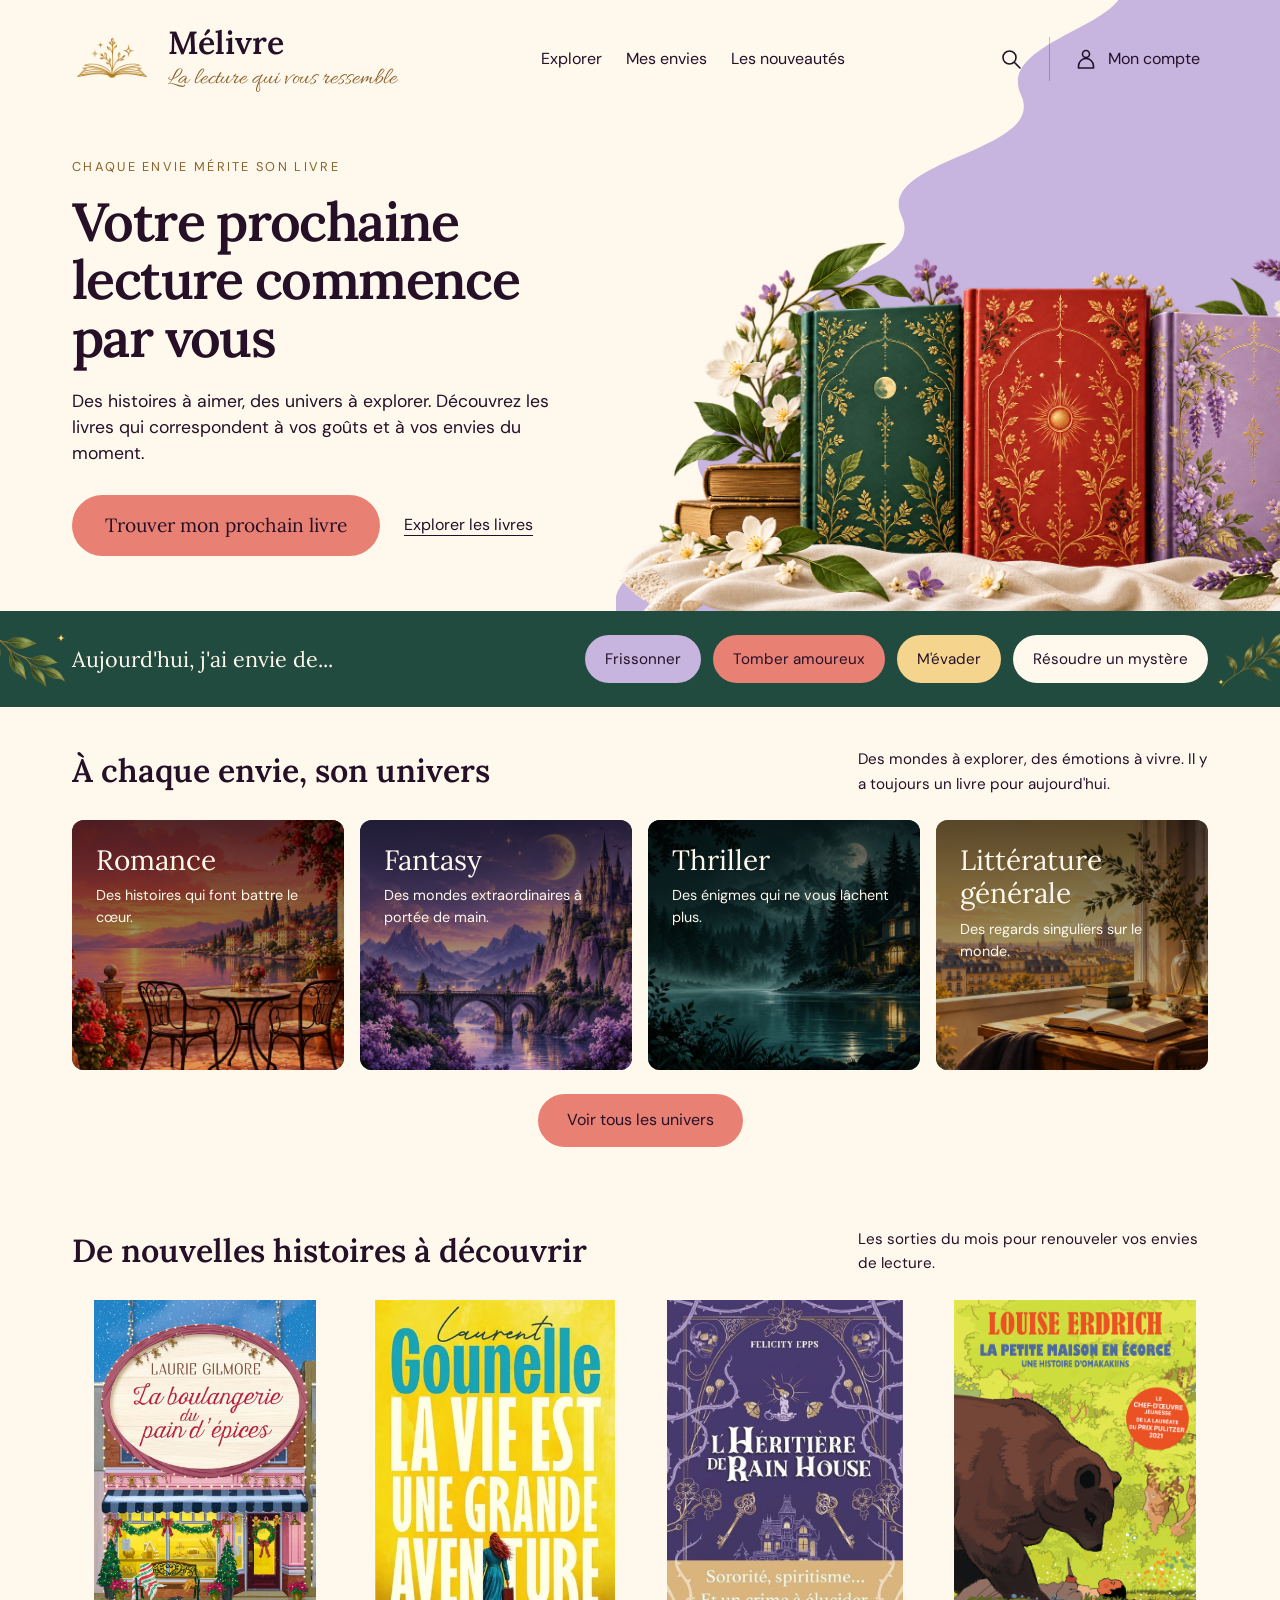
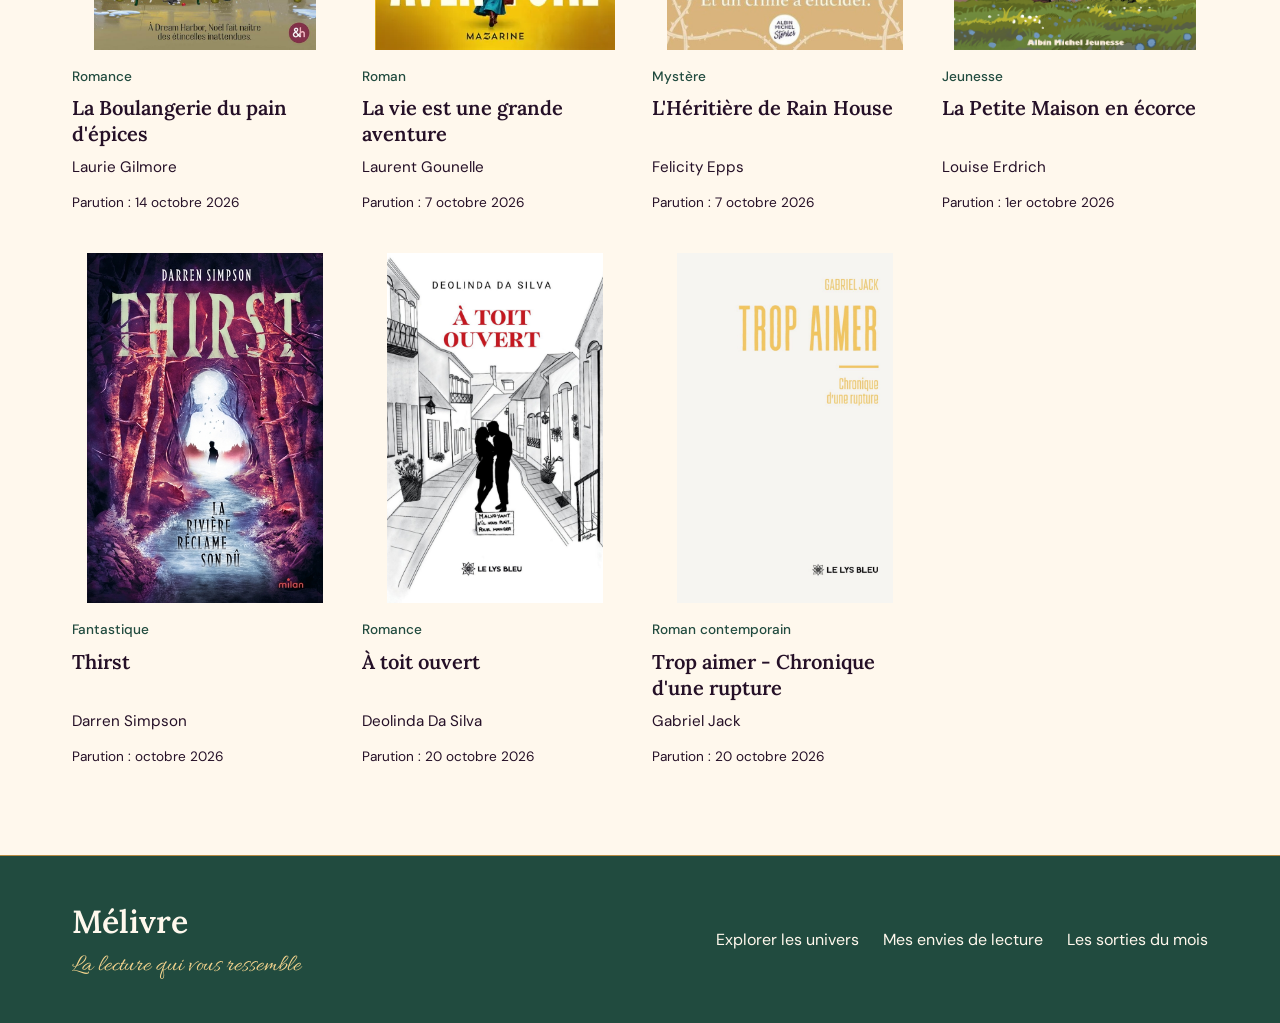
<file: index.html>
<!DOCTYPE html>
<html lang="fr">
<head>
  <meta charset="UTF-8">
  <meta name="viewport" content="width=device-width, initial-scale=1">

  <title>Mélivre - La lecture qui vous ressemble</title>
  <meta
    name="description"
    content="Découvrez votre prochaine lecture grâce à des recommandations adaptées à vos goûts et à vos envies."
  >

  <link href="https://fonts.googleapis.com/css2?family=Allura&family=DM+Sans:wght@400;500&family=Lora:wght@400;600&display=swap" rel="stylesheet">
  <link rel="stylesheet" href="style.css?v=14">
  <script src="script.js" defer></script>
</head>

<body>
  
<!-- En-tête du site -->
<header class="site-header">
  <a class="site-brand" href="./" aria-label="Mélivre, accueil">
    <img
      class="site-brand__logo"
      src="logo.png"
      alt=""
      width="80"
      height="54"
    >

    <span class="site-brand__text">
      <span class="site-brand__name">Mélivre</span>
      <span class="site-brand__tagline">
        La lecture qui vous ressemble
      </span>
    </span>
  </a>
  
  <!-- Navigation principale -->
  <nav class="main-nav" aria-label="Navigation principale">
    <ul class="main-nav__list">
      <li>
        <a class="main-nav__link" href="#explorer">
          Explorer
        </a>
      </li>
      <li>
        <a class="main-nav__link" href="#envies">
          Mes envies
        </a>
      </li>
      <li>
        <a class="main-nav__link" href="#nouveautes">
          Les nouveautés
        </a>
      </li>
    </ul>
  </nav>

  <!-- Recherche et espace peronnel -->
  <div class="header-actions">
    <button
      class="header-actions__button"
      type="button"
      aria-label="Rechercher un livre"
    >
      <img
        src="icone-recherche.svg"
        alt=""
        width="24"
        height="24"
      >
    </button>

    <button
      class="header-actions__button header-actions__account"
      type="button"
    >
      <img
        src="icone-compte.svg"
        alt=""
        width="24"
        height="24"
      >

      <span>Mon compte</span>
    </button>
  </div>
</header>

<!-- Contenu principal -->
<main id="contenu-principal">

  <!-- Présentation de Mélivre -->
  <section class="hero" aria-labelledby="hero-title">
    <div class="hero__content">
      <p class="hero__eyebrow">
        Chaque envie mérite son livre
      </p>

      <h1 id="hero-title" class="hero__title">
        Votre prochaine lecture commence par vous
      </h1>

      <p class="hero__description">
        Des histoires à aimer, des univers à explorer.
        Découvrez les livres qui correspondent à vos goûts
        et à vos envies du moment.
      </p>

      <div class="hero__actions">
        <a class="button button--primary" href="#questionnaire">
          Trouver mon  prochain livre
        </a>

        <a class="hero__explore-link" href="#explorer">
          Explorer les livres
        </a>
      </div>
    </div>

    <img
      class="hero__illustration"
      src="accueil-livres-fleurs.png"
      alt="Trois livres aux couvertures fleuries, entourés de fleurs et d'une tasse."
      width="1536"
      height="1024"
      fetchpriority="high"
    >
  </section>

  <!-- Envies de lecture -->
  <section
    id="envies"
    class="reading-moods"
    aria-labelledby="moods-title"
  >
    <div class="reading-moods__inner">
      <h2 id="moods-title" class="reading-moods__title">
        Aujourd'hui, j'ai envie de...
      </h2>

      <ul class="reading-moods__list">
        <li>
          <a
            class="mood-link mood-link--lilac"
            href="#genre-thriller"
          >
            Frissonner
          </a>
        </li>

        <li>
          <a 
            class="mood-link mood-link--coral"
            href="#genre-romance"
          >
            Tomber amoureux
          </a>
        </li>

        <li>
          <a
            class="mood-link mood-link--gold"
            href="#genre-aventure"
          >
            M'évader
          </a>
        </li>

        <li>
          <a
            class="mood-link mood-link--cream"
            href="#genre-policier"
          >
            Résoudre un mystère
          </a>
        </li>
      </ul>
    </div>
  </section>

  <!-- Exploration des genres -->
  <section
    id="explorer"
    class="genres"
    aria-labelledby="genres-title"
  >
    <div class="genres__heading">
      <h2 id="genres-title" class="genres__title">
        À chaque envie, son univers
      </h2>

      <p class="genres__introduction">
        Des mondes à explorer, des émotions à vivre.
        Il y a toujours un livre pour aujourd'hui.
      </p>
    </div>

    <ul id="genres-grid" class="genres__grid">
      <!-- Romance -->
      <li id="genre-romance" class="genres__item">
        <article class="genre-card">
          <img
            class="genre-card__image"
            src="genre-romance.jpeg"
            alt=""
            width="1536"
            height="1024"
            loading="lazy"
          >

          <div class="genre-card__content">
            <h3 class="genre-card__title">
              Romance
            </h3>

            <p class="genre-card__description">
              Des histoires qui font battre le cœur.
            </p>
          </div>
        </article>
      </li>

      <!-- Fantasy -->
      <li id="genre-fantasy" class="genres__item">
        <article class="genre-card">
          <img
            class="genre-card__image"
            src="genre-fantasy.jpeg"
            alt=""
            width="1536"
            height="1024"
            loading="lazy"
          >

          <div class="genre-card__content">
            <h3 class="genre-card__title">
              Fantasy
            </h3>

            <p class="genre-card__description">
              Des mondes extraordinaires à portée de main.
            </p>
          </div>
        </article>
      </li>

      <!-- Thriller -->
      <li id="genre-thriller" class="genres__item">
        <article class="genre-card">
          <img
            class="genre-card__image"
            src="genre-thriller.jpeg"
            alt=""
            width="1536"
            height="1024"
            loading="lazy"
          >

          <div class="genre-card__content">
            <h3 class="genre-card__title">
              Thriller
            </h3>

            <p class="genre-card__description">
              Des énigmes qui ne vous lâchent plus.
            </p>
          </div>
        </article>
      </li>

      <!-- Littérature générale -->
      <li id="genre-litterature-generale" class="genres__item">
        <article class="genre-card">
          <img
            class="genre-card__image"
            src="genre-litterature-generale.jpeg"
            alt=""
            width="1536"
            height="1024"
            loading="lazy"
          >

          <div class="genre-card__content">
            <h3 class="genre-card__title">
              Littérature générale
            </h3>

            <p class="genre-card__description">
              Des regards singuliers sur le monde.
            </p>
          </div>
        </article>
      </li>

      <!-- Science-fiction -->
      <li id="genre-science-fiction" class="genres__item">
        <article class="genre-card">
          <img
            class="genre-card__image"
            src="genre-science-fiction.jpeg"
            alt=""
            width="1536"
            height="1024"
            loading="lazy"
          >

          <div class="genre-card__content">
            <h3 class="genre-card__title">
              Science-fiction
            </h3>

            <p class="genre-card__description">
              D'autres futurs, d'autres possibles.
            </p>
          </div>
        </article>
      </li>

      <!-- Fantastique -->
      <li id="genre-fantastique" class="genres__item">
        <article class="genre-card">
          <img
            class="genre-card__image"
            src="genre-fantastique.jpeg"
            alt=""
            width="1536"
            height="1024"
            loading="lazy"
          >

          <div class="genre-card__content">
            <h3 class="genre-card__title">
              Fantastique
            </h3>

            <p class="genre-card__description">
              Quand l'étrange s'invite dans le quotidien.
            </p>
          </div>
        </article>
      </li>

      <!-- Dystopie -->
      <li id="genre-dystopie" class="genres__item">
        <article class="genre-card">
          <img
            class="genre-card__image"
            src="genre-dystopie.jpeg"
            alt=""
            width="1536"
            height="1024"
            loading="lazy"
          >

          <div class="genre-card__content">
            <h3 class="genre-card__title">
              Dystopie
            </h3>

            <p class="genre-card__description">
              Des sociétés bouleversées, des destins à réinventer.
            </p>
          </div>
        </article>
      </li>
      
      <!-- Aventure -->
      <li id="genre-aventure" class="genres__item">
        <article class="genre-card">
          <img
            class="genre-card__image"
            src="genre-aventure.jpeg"
            alt=""
            width="1536"
            height="1024"
            loading="lazy"
          >

          <div class="genre-card__content">
            <h3 class="genre-card__title">
              Aventure
            </h3>

            <p class="genre-card__description">
              Des horizons lointains, des voyages inoubliables.
            </p>
          </div>
        </article>
      </li>

      <!-- Roman historique -->
      <li id="genre-roman-historique" class="genres__item">
        <article class="genre-card">
          <img
            class="genre-card__image"
            src="genre-roman-historique.jpeg"
            alt=""
            width="1536"
            height="1024"
            loading="lazy"
          >

          <div class="genre-card__content">
            <h3 class="genre-card__title">
              Roman historique
            </h3>

            <p class="genre-card__description">
              D'autres époques, des vies à découvrir.
            </p>
          </div>
        </article>
      </li>

      <!-- Policier -->
      <li id="genre-policier" class="genres__item">
        <article class="genre-card">
          <img
            class="genre-card__image"
            src="genre-policier.jpeg"
            alt=""
            width="1536"
            height="1024"
            loading="lazy"
          >

          <div class="genre-card__content">
            <h3 class="genre-card__title">
              Policier
            </h3>

            <p class="genre-card__description">
              Des indices à suivre, des secrets à dévoiler.
            </p>
          </div>
        </article>
      </li>

      <!-- Bande dessinée -->
      <li id="genre-bande-dessinee" class="genres__item">
        <article class="genre-card">
          <img
            class="genre-card__image"
            src="genre-bande-dessinee.jpeg"
            alt=""
            width="1536"
            height="1024"
            loading="lazy"
          >

          <div class="genre-card__content">
            <h3 class="genre-card__title">
              Bande dessinée
            </h3>

            <p class="genre-card__description">
              Des histoires à vivre au fil des images.
            </p>
          </div>
        </article>
      </li>

      <!-- Horreur -->
      <li id="genre-horreur" class="genres__item">
        <article class="genre-card">
          <img
            class="genre-card__image"
            src="genre-horreur.jpeg"
            alt=""
            width="1536"
            height="1024"
            loading="lazy"
          >

          <div class="genre-card__content">
            <h3 class="genre-card__title">
              Horreur
            </h3>

            <p class="genre-card__description">
              Des lectures qui réveillent vos peurs.
            </p>
          </div>
        </article>
      </li>

      <!-- Manga -->
      <li id="genre-manga" class="genres__item">
        <article class="genre-card">
          <img
            class="genre-card__image"
            src="genre-manga.jpeg"
            alt=""
            width="1536"
            height="1024"
            loading="lazy"
          >

          <div class="genre-card__content">
            <h3 class="genre-card__title">
              Manga
            </h3>

            <p class="genre-card__description">
              Des émotions et des aventures à chaque page.
            </p>
          </div>
        </article>
      </li>

      <!-- Poésie -->
      <li id="genre-poesie" class="genres__item">
        <article class="genre-card">
          <img
            class="genre-card__image"
            src="genre-poesie.jpeg"
            alt=""
            width="1536"
            height="1024"
            loading="lazy"
          >

          <div class="genre-card__content">
            <h3 class="genre-card__title">
              Poésie
            </h3>

            <p class="genre-card__description">
              Des mots qui résonnent et des émotions à cueillir.
            </p>
          </div>
        </article>
      </li>

      <!-- Théâtre -->
      <li id="genre-theatre" class="genres__item">
        <article class="genre-card">
          <img
            class="genre-card__image"
            src="genre-theatre.jpeg"
            alt=""
            width="1536"
            height="1024"
            loading="lazy"
          >

          <div class="genre-card__content">
            <h3 class="genre-card__title">
              Théâtre
            </h3>

            <p class="genre-card__description">
              Des voix, des passions et des histoires en scène.
            </p>
          </div>
        </article>
      </li>

      <!-- Essais et société -->
      <li id="genre-essais-societe" class="genres__item">
        <article class="genre-card">
          <img
            class="genre-card__image"
            src="genre-essais-societe.jpeg"
            alt=""
            width="1536"
            height="1024"
            loading="lazy"
          >

          <div class="genre-card__content">
            <h3 class="genre-card__title">
              Essais et société
            </h3>

            <p class="genre-card__description">
              Des idées pour comprendre et questionner le monde.
            </p>
          </div>
        </article>
      </li>

      <!-- Spiritualité et religions -->
      <li id="genre-spiritualite-religions" class="genres__item">
        <article class="genre-card">
          <img
            class="genre-card__image"
            src="genre-spiritualite-religions.jpeg"
            alt=""
            width="1536"
            height="1024"
            loading="lazy"
          >

          <div class="genre-card__content">
            <h3 class="genre-card__title">
              Spiritualité et religions
            </h3>

            <p class="genre-card__description">
              Des lectures pour explorer les croyances et le sens de la vie.
            </p>
          </div>
        </article>
      </li>

      <!-- Biographies et mémoires -->
      <li id="genre-biographies-memoires" class="genres__item">
        <article class="genre-card">
          <img
            class="genre-card__image"
            src="genre-biographies-memoires.jpeg"
            alt=""
            width="1536"
            height="1024"
            loading="lazy"
          >

          <div class="genre-card__content">
            <h3 class="genre-card__title">
              Biographies et mémoires
            </h3>

            <p class="genre-card__description">
              Des vies à découvrir, des parcours à partager.
            </p>
          </div>
        </article>
      </li>

      <!-- Sciences et nature -->
      <li id="genre-sciences-nature" class="genres__item">
        <article class="genre-card">
          <img
            class="genre-card__image"
            src="genre-sciences-nature.jpeg"
            alt=""
            width="1536"
            height="1024"
            loading="lazy"
          >

          <div class="genre-card__content">
            <h3 class="genre-card__title">
              Sciences et nature
            </h3>

            <p class="genre-card__description">
              Des découvertes pour explorer le vivant et l'univers.
            </p>
          </div>
        </article>
      </li>

      <!-- Voyages -->
      <li id="genre-voyages" class="genres__item">
        <article class="genre-card">
          <img
            class="genre-card__image"
            src="genre-voyages.jpeg"
            alt=""
            width="1536"
            height="1024"
            loading="lazy"
          >

          <div class="genre-card__content">
            <h3 class="genre-card__title">
              Voyages
            </h3>

            <p class="genre-card__description">
              Des destinations à découvrir, des horizons à explorer.
            </p>
          </div>
        </article>
      </li>

      <!-- Vie pratique et cuisine -->
      <li id="genre-vie-pratique-cuisine" class="genres__item">
        <article class="genre-card">
          <img
            class="genre-card__image"
            src="genre-vie-pratique-cuisine.jpeg"
            alt=""
            width="1536"
            height="1024"
            loading="lazy"
          >

          <div class="genre-card__content">
            <h3 class="genre-card__title">
              Vie pratique et cuisine
            </h3>

            <p class="genre-card__description">
              Des idées et des saveurs pour enrichir le quotidien.
            </p>
          </div>
        </article>
      </li>

      <!-- Arts et beaux livres -->
      <li id="genre-arts-beaux-livres" class="genres__item">
        <article class="genre-card">
          <img
            class="genre-card__image"
            src="genre-arts-beaux-livres.jpeg"
            alt=""
            width="1536"
            height="1024"
            loading="lazy"
          >

          <div class="genre-card__content">
            <h3 class="genre-card__title">
              Arts et beaux livres
            </h3>

            <p class="genre-card__description">
              Des œuvres à admirer, des inspirations à découvrir.
            </p>
          </div>
        </article>
      </li>

      <!-- Jeunesse -->
      <li id="genre-jeunesse" class="genres__item">
        <article class="genre-card">
          <img
            class="genre-card__image"
            src="genre-jeunesse.jpeg"
            alt=""
            width="1536"
            height="1024"
            loading="lazy"
          >

          <div class="genre-card__content">
            <h3 class="genre-card__title">
              Jeunesse
            </h3>

            <p class="genre-card__description">
              Des histoires pour grandir, rêver et s'émerveiller.
            </p>
          </div>
        </article>
      </li>

      <!-- Développement personnel -->
      <li id="genre-developpement-personnel" class="genres__item">
        <article class="genre-card">
          <img
            class="genre-card__image"
            src="genre-developpement-personnel.jpeg"
            alt=""
            width="1536"
            height="1024"
            loading="lazy"
          >

          <div class="genre-card__content">
            <h3 class="genre-card__title">
              Développement personnel
            </h3>

            <p class="genre-card__description">
              Des pistes pour mieux se connaître et avancer à son rythme.
            </p>
          </div>
        </article>
      </li>
    </ul>

    <!-- Affichage des autres univers -->
    <button
      class="button button--primary genres__toggle"
      type="button"
      aria-expanded="false"
      aria-controls="genres-grid"
      hidden
    >
      Voir tous les univers
    </button>
  </section>

  <!-- Nouveautés -->
  <section
    id="nouveautes"
    class="new-releases"
    aria-labelledby="new-releases-title"
  >
    <div class="new-releases__heading">
      <h2
        id="new-releases-title"
        class="new-releases__title"
      >
        De nouvelles histoires à découvrir
      </h2>

      <p class="new-releases__introduction">
        Les sorties du mois pour renouveler vos envies de lecture.
      </p>
    </div>

    <!-- Sélection des nouveautés -->

    <!-- La Boulangerie au pain d'épices -->
    <ul class="new-releases__grid">
      <li class="new-releases__item">
        <article class="book-card">
          <a
            class="book-card__link"
            href="livre-boulangerie-pain-epices.html"
            aria-label="Voir la fiche de La Boulangerie du pain d'épices"
          >
          <img
            class="book-card__cover"
            src="couverture-boulangerie-pain-epices.jpg"
            alt=""
            loading="lazy"
          >
          <div class="book-card__content">
            <p class="book-card__genre">
              Romance
            </p>

            <h3 class="book-card__title">
              La Boulangerie du pain d'épices
            </h3>

            <p class="book-card__author">
              Laurie Gilmore
            </p>

            <p class="book-card__release">
              Parution :
              <time datetime="2026-10-14">
                14 octobre 2026
              </time>
            </p>
          </div>
          </a>
        </article>
      </li>

      <!-- La vie est une grande aventure -->
      <li class="new-releases__item">
        <article class="book-card">
          <a
            class="book-card__link"
            href="livre-vie-grande-aventure.html"
            aria-label="Voir la fiche de La vie est une grande aventure"
          >
          <img
            class="book-card__cover"
            src="couverture-vie-grande-aventure.webp"
            alt=""
            loading="lazy"
          >
          <div class="book-card__content">
            <p class="book-card__genre">
              Roman
            </p>

            <h3 class="book-card__title">
              La vie est une grande aventure
            </h3>

            <p class="book-card__author">
              Laurent Gounelle
            </p>

            <p class="book-card__release">
              Parution :
              <time datetime="2026-10-07">
                7 octobre 2026
              </time>
            </p>
          </div>
          </a>
        </article>
      </li>

      <!-- L'Héritière de Rain House -->
      <li class="new-releases__item">
        <article class="book-card">
          <a
            class="book-card__link"
            href="livre-heritiere-rain-house.html"
            aria-label="Voir la fiche de L'Héritière de Rain House"
          >
          <img
            class="book-card__cover"
            src="couverture-heritiere-rain-house.jpg"
            alt=""
            loading="lazy"
          >
          <div class="book-card__content">
            <p class="book-card__genre">
              Mystère
            </p>

            <h3 class="book-card__title">
              L'Héritière de Rain House
            </h3>

            <p class="book-card__author">
              Felicity Epps
            </p>

            <p class="book-card__release">
              Parution :
              <time datetime="2026-10-07">
                7 octobre 2026
              </time>
            </p>
          </div>
          </a>
        </article>
      </li>

      <!-- La Petite Maison en écorce -->
      <li class="new-releases__item">
        <article class="book-card">
          <a
            class="book-card__link"
            href="livre-petite-maison-ecorce.html"
            aria-label="Voir la fiche de La Petite Maison en écorce"
          >
          <img
            class="book-card__cover"
            src="couverture-petite-maison-ecorce.png"
            alt=""
            loading="lazy"
          >
          <div class="book-card__content">
            <p class="book-card__genre">
              Jeunesse
            </p>

            <h3 class="book-card__title">
              La Petite Maison en écorce
            </h3>

            <p class="book-card__author">
              Louise Erdrich
            </p>

            <p class="book-card__release">
              Parution :
              <time datetime="2026-10-01">
                1er octobre 2026
              </time>
            </p>
          </div>
          </a>
        </article>
      </li>

      <!-- Thirst -->
      <li class="new-releases__item">
        <article class="book-card">
          <a
            class="book-card__link"
            href="livre-thirst.html"
            aria-label="Voir la fiche de Thirst"
          >
          <img
            class="book-card__cover"
            src="couverture-thirst.jpg"
            alt=""
            loading="lazy"
          >
          <div class="book-card__content">
            <p class="book-card__genre">
              Fantastique
            </p>

            <h3 class="book-card__title">
              Thirst
            </h3>

            <p class="book-card__author">
              Darren Simpson
            </p>

            <p class="book-card__release">
              Parution :
              <time datetime="2026-10">
                octobre 2026
              </time>
            </p>
          </div>
          </a>
        </article>
      </li>

      <!-- À toit ouvert -->
      <li class="new-releases__item">
        <article class="book-card">
          <a
            class="book-card__link"
            href="livre-a-toit-ouvert.html"
            aria-label="Voir la fiche de À toit ouvert"
          >
            <img
              class="book-card__cover"
              src="couverture-a-toit-ouvert.jpeg"
              alt=""
              loading="lazy"
            >

            <div class="book-card__content">
              <p class="book-card__genre">
                Romance
              </p>

              <h3 class="book-card__title">
                À toit ouvert
              </h3>

              <p class="book-card__author">
                Deolinda Da Silva
              </p>

              <p class="book-card__release">
                Parution :
                <time datetime="2026-10-20">20 octobre 2026</time>
              </p>
            </div>
          </a>
        </article>
      </li>

      <!-- Trop aimer -->
      <li class="new-releases__item">
        <article class="book-card">
          <a
            class="book-card__link"
            href="livre-trop-aimer.html"
            aria-label="Voir la fiche de Trop aimer - Chronique d'une rupture"
          >
            <img
              class="book-card__cover"
              src="couverture-trop-aimer.jpeg"
              alt=""
              loading="lazy"
            >

            <div class="book-card__content">
              <p class="book-card__genre">
                Roman contemporain
              </p>

              <h3 class="book-card__title">
                Trop aimer - Chronique d'une rupture
              </h3>

              <p class="book-card__author">
                Gabriel Jack
              </p>

              <p class="book-card__release">
                Parution :
                <time datetime="2026-10-20">20 octobre 2026</time>
              </p>
            </div>
          </a>
        </article>
      </li>
    </ul>
  </section>
</main>

  <!-- Pied de page -->
  <footer class="site-footer">
    <div class="site-footer__inner">
      <div>
        <a class="site-footer__brand" href="./">
          Mélivre
        </a>

        <p class="site-footer__tagline">
          La lecture qui vous ressemble
        </p>
      </div>

      <nav aria-label="Navigation de pied de page">
        <ul class="site-footer__links">
          <li><a href="#explorer">Explorer les univers</a></li>
          <li><a href="#envies">Mes envies de lecture</a></li>
          <li><a href="#nouveautes">Les sorties du mois</a></li>
        </ul>
      </nav>
    </div>
  </footer>
</body>
</html>
</file>
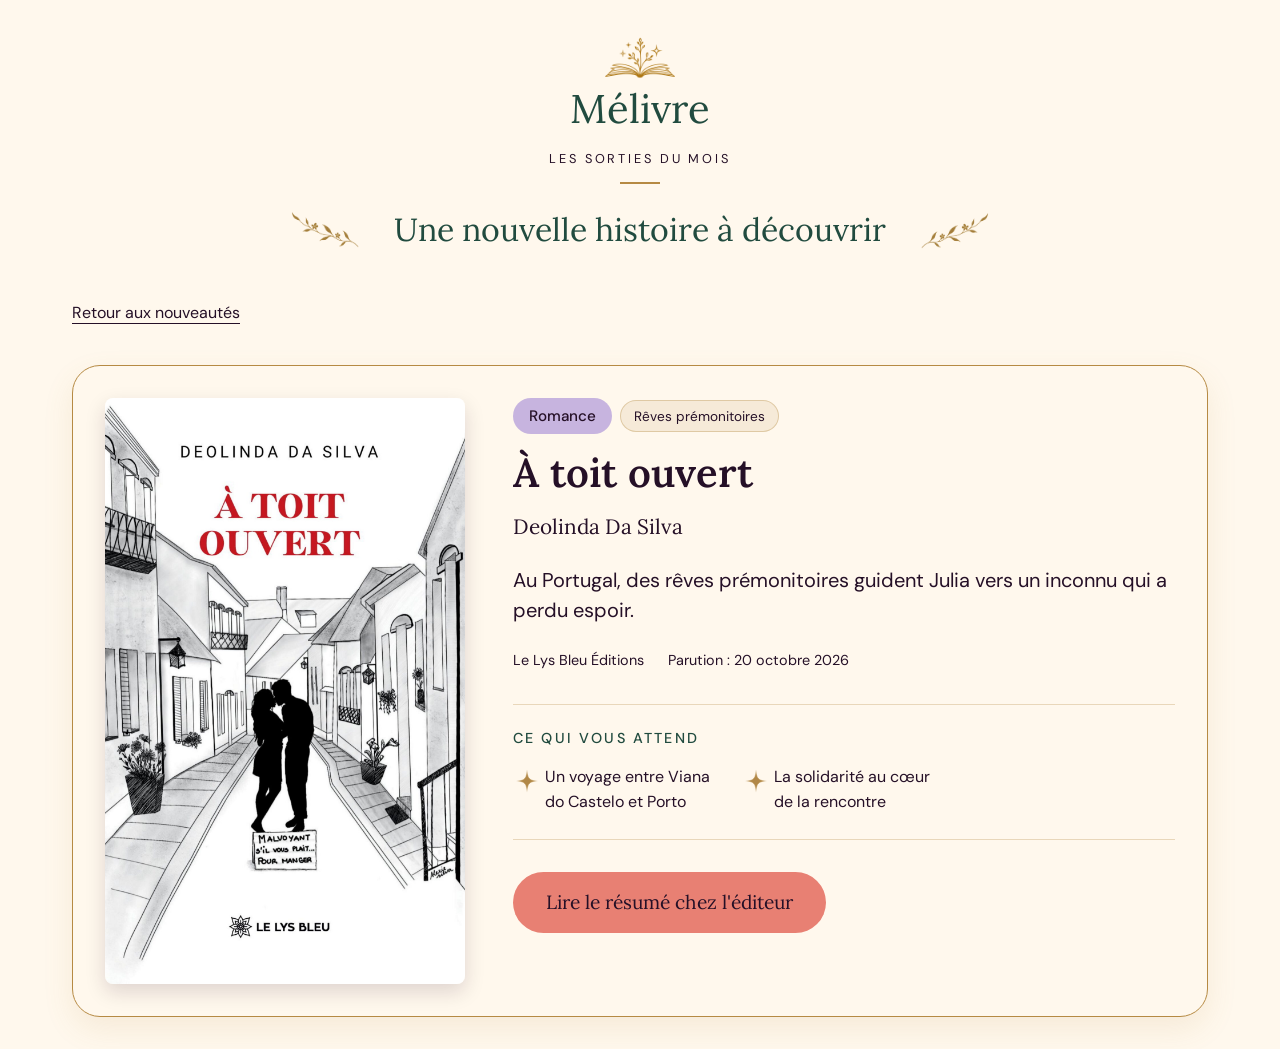
<file: livre-a-toit-ouvert.html>
<!DOCTYPE html>
<html lang="fr">
  <head>
    <meta charset="UTF-8">
    <meta name="viewport" content="width=device-width, initial-scale=1">

    <title>À toit ouvert - Mélivre</title>

    <meta
      name="description"
      content="Découvrez À toit ouvert de Deolinda Da Silva sur Mélivre."
    >

    <link
      href="https://fonts.googleapis.com/css2?family=Allura&family=DM+Sans:wght@400;500&family=Lora:wght@400;600&display=swap"
      rel="stylesheet"
    >
    <link rel="stylesheet" href="style.css?v=12">
  </head>

  <body>
    <!-- En-tête des fiches -->
    <header class="book-page-header">
      <a class="book-page-header__brand" href="./">
        <img
          class="book-page-header__logo"
          src="logo.png"
          alt=""
          width="80"
          height="54"
        >

        <span class="book-page-header__name">
          Mélivre
        </span>
      </a>

      <p class="book-page-header__eyebrow">
        Les sorties du mois
      </p>

      <p class="book-page-header__heading">
        Une nouvelle histoire à découvrir
      </p>
    </header>

    <main class="book-details">
      <a
        class="book-details__back"
        href="./#nouveautes"
      >
        Retour aux nouveautés
      </a>

      <!-- Présentation du livre -->
      <article class="book-details__layout">
        <img
          class="book-details__cover"
          src="couverture-a-toit-ouvert.jpeg"
          alt="Couverture de À toit ouvert de Deolinda Da Silva"
        >

        <div class="book-details__content">
          <!-- Genre et tropes du livre -->
        <div class="book-details__tags">
          <p class="book-card__genre">
            Romance
          </p>

          <ul class="book-tropes" aria-label="Tropes du livre">
            <li>Rêves prémonitoires</li>
          </ul>
        </div>

          <h1 class="book-details__title">
            À toit ouvert
          </h1>

          <p class="book-details__author">
            Deolinda Da Silva
          </p>

          <p class="book-details__hook">
            Au Portugal, des rêves prémonitoires guident Julia
            vers un inconnu qui a perdu espoir.
          </p>

          <!-- Édition, date de parution et lectorat -->
          <div class="book-details__metadata">
            <p>Le Lys Bleu Éditions</p>

            <p>
              Parution :
              <time datetime="2026-10-20">20 octobre 2026</time>
            </p>
          </div>

          <!-- Points de découverte -->
          <h2 class="book-details__highlights-title">
            Ce qui vous attend
          </h2>

          <ul class="book-highlights">
            <li>Un voyage entre Viana do Castelo et Porto</li>
            <li>La solidarité au cœur de la rencontre</li>
          </ul>

          <!-- Lien vers la présentation de l'éditeur -->
          <p>
            <a
              class="button button--primary"
              href="https://www.lysbleueditions.com/litterature/romans/romance/a-toit-ouvert/"
            >
              Lire le résumé chez l'éditeur
            </a>
          </p>
        </div>
      </article>
    </main>
  </body>
</html>
</file>
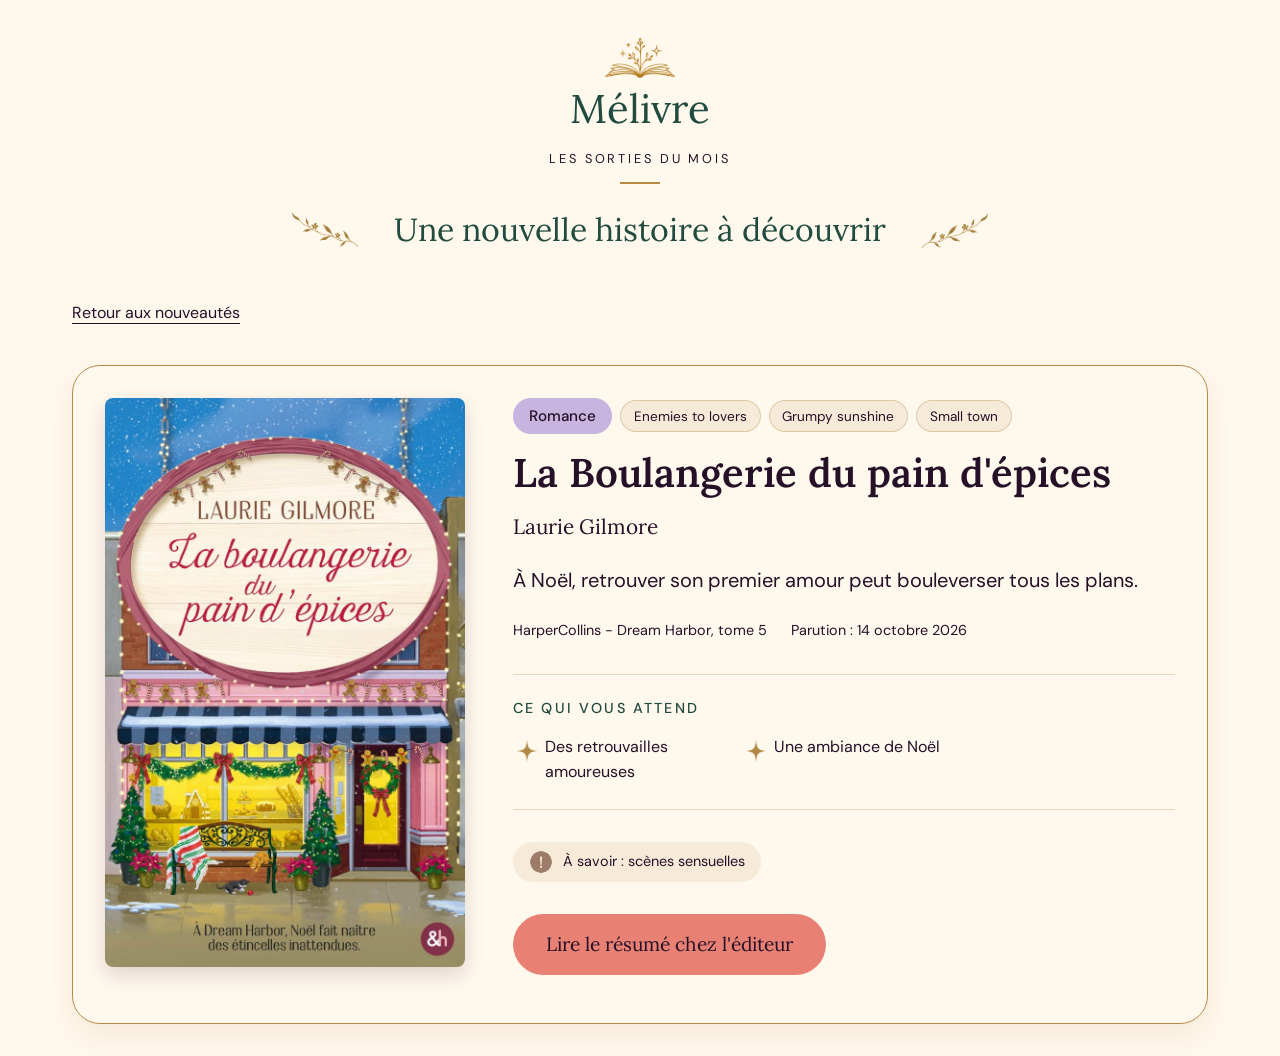
<file: livre-boulangerie-pain-epices.html>
<!DOCTYPE html>
<html lang="fr">
<head>
  <meta charset="UTF-8">
  <meta name="viewport" content="width=device-width, initial-scale=1">

  <title>La Boulangerie du pain d'épices - Mélivre</title>

  <meta
    name="description"
    content="Découvrez La Boulangerie du pain d'épices de Laurie Gilmore sur Mélivre."
  >

  <link
    href="https://fonts.googleapis.com/css2?family=Allura&family=DM+Sans:wght@400;500&family=Lora:wght@400;600&display=swap"
    rel="stylesheet"
  >
  <link rel="stylesheet" href="style.css?v=12">
</head>

<body>
  <!-- En-tête des fiches -->
  <header class="book-page-header">
    <a class="book-page-header__brand" href="./">
      <img
        class="book-page-header__logo"
        src="logo.png"
        alt=""
        width="80"
        height="54"
      >

      <span class="book-page-header__name">
        Mélivre
      </span>
    </a>

    <p class="book-page-header__eyebrow">
      Les sorties du mois
    </p>

    <p class="book-page-header__heading">
      Une nouvelle histoire à découvrir
    </p>
  </header>

  <main class="book-details">
    <a
      class="book-details__back"
      href="./#nouveautes"
    >
      Retour aux nouveautés
    </a>

    <!-- Présentation du livre -->
    <article class="book-details__layout">
      <img
        class="book-details__cover"
        src="couverture-boulangerie-pain-epices.jpg"
        alt="Couverture de La Boulangerie du pain d'épices de Laurie Gilmore"
      >

      <div class="book-details__content">
        <!-- Genre et tropes du livre -->
        <div class="book-details__tags">
          <p class="book-card__genre">
            Romance
          </p>

          <ul class="book-tropes" aria-label="Tropes du livre">
            <li>Enemies to lovers</li>
            <li>Grumpy sunshine</li>
            <li>Small town</li>
          </ul>
        </div>

        <h1 class="book-details__title">
          La Boulangerie du pain d'épices
        </h1>

        <p class="book-details__author">
          Laurie Gilmore
        </p>

        <p class="book-details__hook">
          À Noël, retrouver son premier amour peut
          bouleverser tous les plans.
        </p>

        <!-- Édition, date de parution et lectorat -->
        <div class="book-details__metadata">
          <p>HarperCollins - Dream Harbor, tome 5</p>

          <p>
            Parution :
            <time datetime="2026-10-14">14 octobre 2026</time>
          </p>
        </div>

        <!-- Points de découverte -->
        <h2 class="book-details__highlights-title">
          Ce qui vous attend
        </h2>

        <ul class="book-highlights">
          <li>Des retrouvailles amoureuses</li>
          <li>Une ambiance de Noël</li>
        </ul>

        <!-- Informations sur les contenus sensibles -->
        <p class="book-details__notice">
          À savoir : scènes sensuelles
        </p>

        <!-- Lien vers la présentation de l'éditeur -->
        <p>
          <a
            class="button button--primary"
            href="https://eth.helloromance.fr/livre/19281/eth/la-boulangerie-du-pain-d-epices"
          >
            Lire le résumé chez l'éditeur
          </a>
        </p>
      </div>
    </article>
  </main>
</body>
</html>
</file>
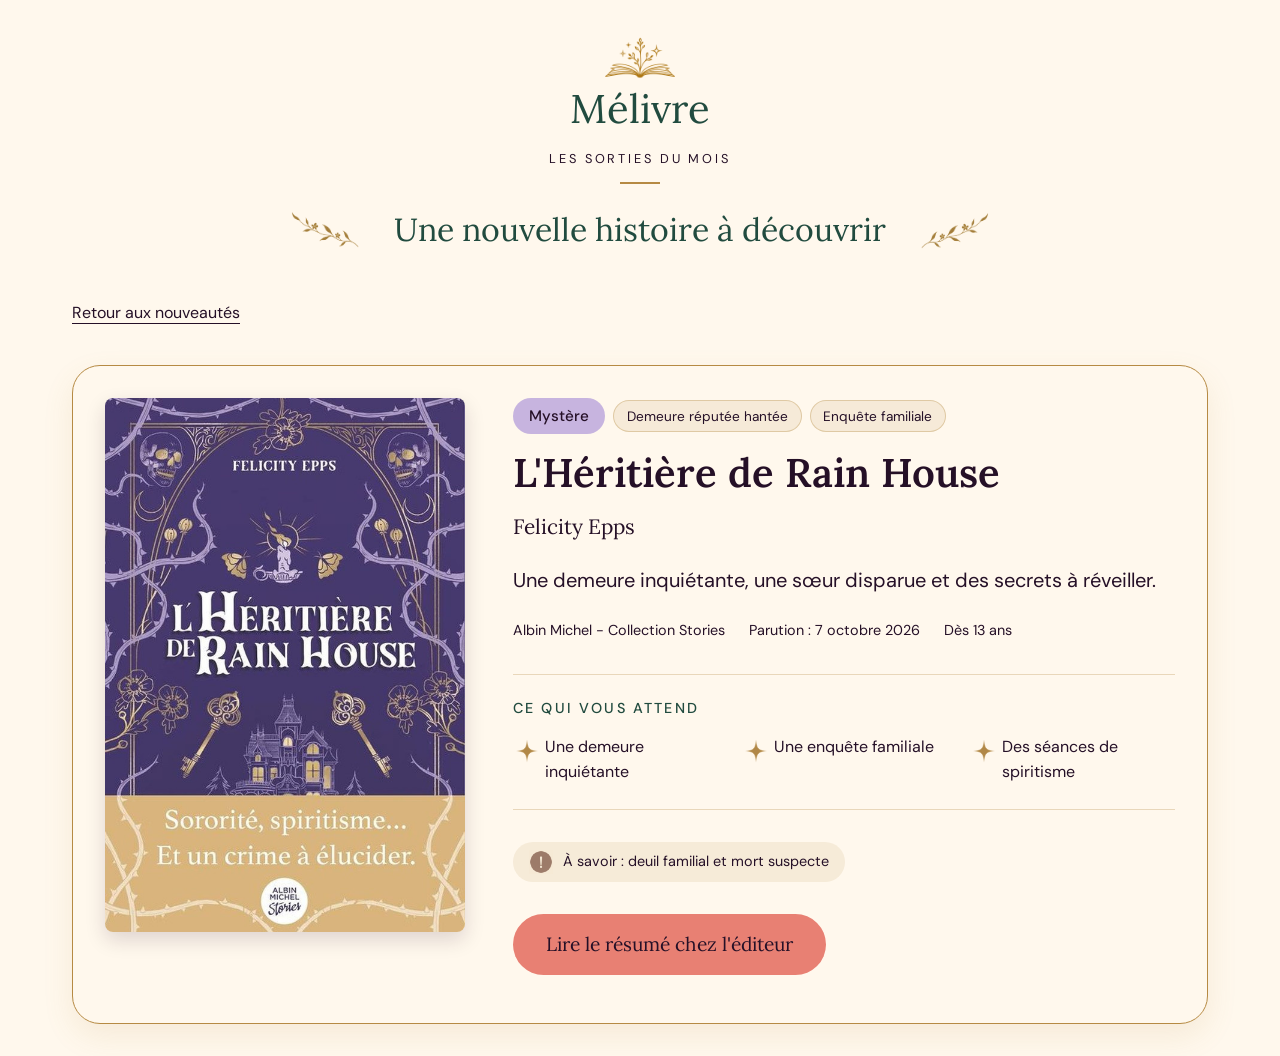
<file: livre-heritiere-rain-house.html>
<!DOCTYPE html>
<html lang="fr">
<head>
  <meta charset="UTF-8">
  <meta name="viewport" content="width=device-width, initial-scale=1">

  <title>L'Héritière de Rain House - Mélivre</title>

  <meta
    name="description"
    content="Découvrez L'Héritière de Rain House de Felicity Epps sur Mélivre."
  >

  <link
    href="https://fonts.googleapis.com/css2?family=Allura&family=DM+Sans:wght@400;500&family=Lora:wght@400;600&display=swap"
    rel="stylesheet"
  >
  <link rel="stylesheet" href="style.css?v=12">
</head>

<body>
  <!-- En-tête des fiches -->
  <header class="book-page-header">
    <a class="book-page-header__brand" href="./">
      <img
        class="book-page-header__logo"
        src="logo.png"
        alt=""
        width="80"
        height="54"
      >

      <span class="book-page-header__name">
        Mélivre
      </span>
    </a>

    <p class="book-page-header__eyebrow">
      Les sorties du mois
    </p>

    <p class="book-page-header__heading">
      Une nouvelle histoire à découvrir
    </p>
  </header>

  <main class="book-details">
    <a
      class="book-details__back"
      href="./#nouveautes"
    >
      Retour aux nouveautés
    </a>

    <!-- Présentation du livre -->
    <article class="book-details__layout">
      <img
        class="book-details__cover"
        src="couverture-heritiere-rain-house.jpg"
        alt="Couverture de L'Héritière de Rain House de Felicity Epps"
      >

      <div class="book-details__content">
        <!-- Genre et tropes du livre -->
        <div class="book-details__tags">
          <p class="book-card__genre">
            Mystère
          </p>

          <ul class="book-tropes" aria-label="Tropes du livre">
            <li>Demeure réputée hantée</li>
            <li>Enquête familiale</li>
          </ul>
        </div>

        <h1 class="book-details__title">
          L'Héritière de Rain House
        </h1>

        <p class="book-details__author">
          Felicity Epps
        </p>

        <p class="book-details__hook">
          Une demeure inquiétante, une sœur disparue
          et des secrets à réveiller.
        </p>

        <!-- Édition, date de parution et lectorat -->
        <div class="book-details__metadata">
          <p>Albin Michel - Collection Stories</p>

          <p>
            Parution :
            <time datetime="2026-10-07">7 octobre 2026</time>
          </p>

          <p>Dès 13 ans</p>
        </div>

        <!-- Points de découverte -->
        <h2 class="book-details__highlights-title">
          Ce qui vous attend
        </h2>

        <ul class="book-highlights">
          <li>Une demeure inquiétante</li>
          <li>Une enquête familiale</li>
          <li>Des séances de spiritisme</li>
        </ul>

        <!-- Informations sur les contenus sensibles -->
        <p class="book-details__notice">
          À savoir : deuil familial et mort suspecte
        </p>

        <!-- Lien vers la présentation de l'éditeur -->
        <p>
          <a
            class="button button--primary"
            href="https://www.albin-michel.fr/lheritiere-de-rain-house-9782226508737"
          >
            Lire le résumé chez l'éditeur
          </a>
        </p>
      </div>
    </article>
  </main>
</body>
</html>
</file>
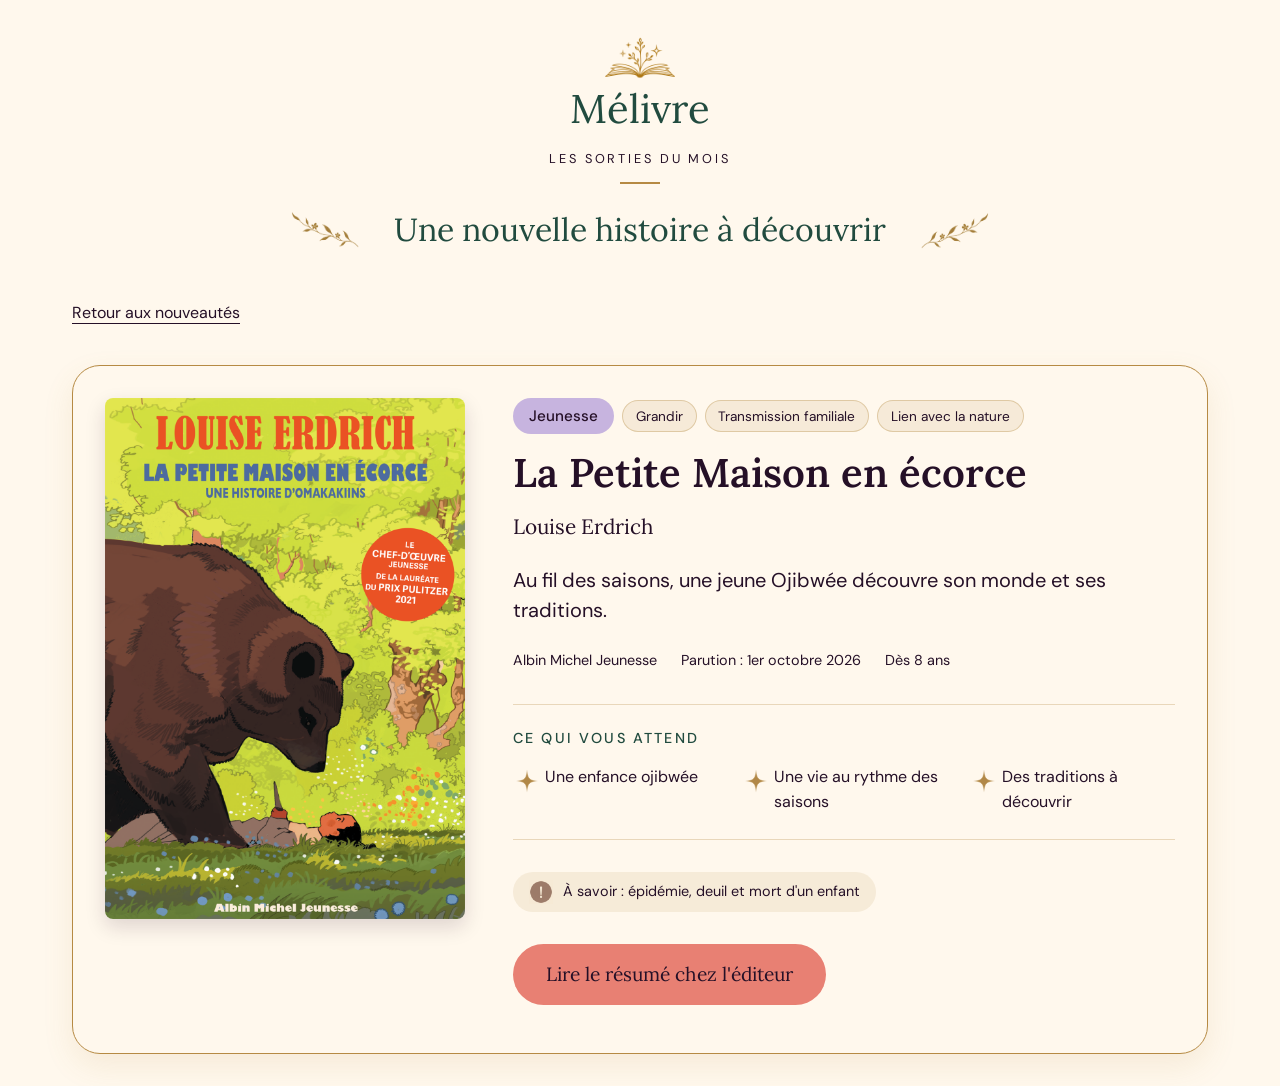
<file: livre-petite-maison-ecorce.html>
<!DOCTYPE html>
<html lang="fr">
<head>
  <meta charset="UTF-8">
  <meta name="viewport" content="width=device-width, initial-scale=1">

  <title>La Petite Maison en écorce - Mélivre</title>

  <meta
    name="description"
    content="Découvrez La Petite Maison en écorce de Louise Erdrich sur Mélivre."
  >

  <link
    href="https://fonts.googleapis.com/css2?family=Allura&family=DM+Sans:wght@400;500&family=Lora:wght@400;600&display=swap"
    rel="stylesheet"
  >
  <link rel="stylesheet" href="style.css?v=12">
</head>

<body>
  <!-- En-tête des fiches -->
  <header class="book-page-header">
    <a class="book-page-header__brand" href="./">
      <img
        class="book-page-header__logo"
        src="logo.png"
        alt=""
        width="80"
        height="54"
      >

      <span class="book-page-header__name">
        Mélivre
      </span>
    </a>

    <p class="book-page-header__eyebrow">
      Les sorties du mois
    </p>

    <p class="book-page-header__heading">
      Une nouvelle histoire à découvrir
    </p>
  </header>

  <main class="book-details">
    <a
      class="book-details__back"
      href="./#nouveautes"
    >
      Retour aux nouveautés
    </a>

    <!-- Présentation du livre -->
    <article class="book-details__layout">
      <img
        class="book-details__cover"
        src="couverture-petite-maison-ecorce.png"
        alt="Couverture de La Petite Maison en écorce de Louise Erdrich"
      >

      <div class="book-details__content">
        <!-- Genre et tropes du livre -->
        <div class="book-details__tags">
          <p class="book-card__genre">
            Jeunesse
          </p>

          <ul class="book-tropes" aria-label="Tropes du livre">
            <li>Grandir</li>
            <li>Transmission familiale</li>
            <li>Lien avec la nature</li>
          </ul>
        </div>

        <h1 class="book-details__title">
          La Petite Maison en écorce
        </h1>

        <p class="book-details__author">
          Louise Erdrich
        </p>

        <p class="book-details__hook">
          Au fil des saisons, une jeune Ojibwée
          découvre son monde et ses traditions.
        </p>

        <!-- Édition, date de parution et lectorat -->
        <div class="book-details__metadata">
          <p>Albin Michel Jeunesse</p>

          <p>
            Parution :
            <time datetime="2026-10-01">1er octobre 2026</time>
          </p>

          <p>Dès 8 ans</p>
        </div>

        <!-- Points de découverte -->
        <h2 class="book-details__highlights-title">
          Ce qui vous attend
        </h2>

        <ul class="book-highlights">
          <li>Une enfance ojibwée</li>
          <li>Une vie au rythme des saisons</li>
          <li>Des traditions à découvrir</li>
        </ul>

        <!-- Informations sur les contenus sensibles -->
        <p class="book-details__notice">
          À savoir : épidémie, deuil et mort d'un enfant
        </p>

        <!-- Lien vers la présentation de l'éditeur -->
        <p>
          <a
            class="button button--primary"
            href="https://www.albin-michel.fr/la-petite-maison-en-ecorce-9782226497611"
          >
            Lire le résumé chez l'éditeur
          </a>
        </p>
      </div>
    </article>
  </main>
</body>
</html>
</file>
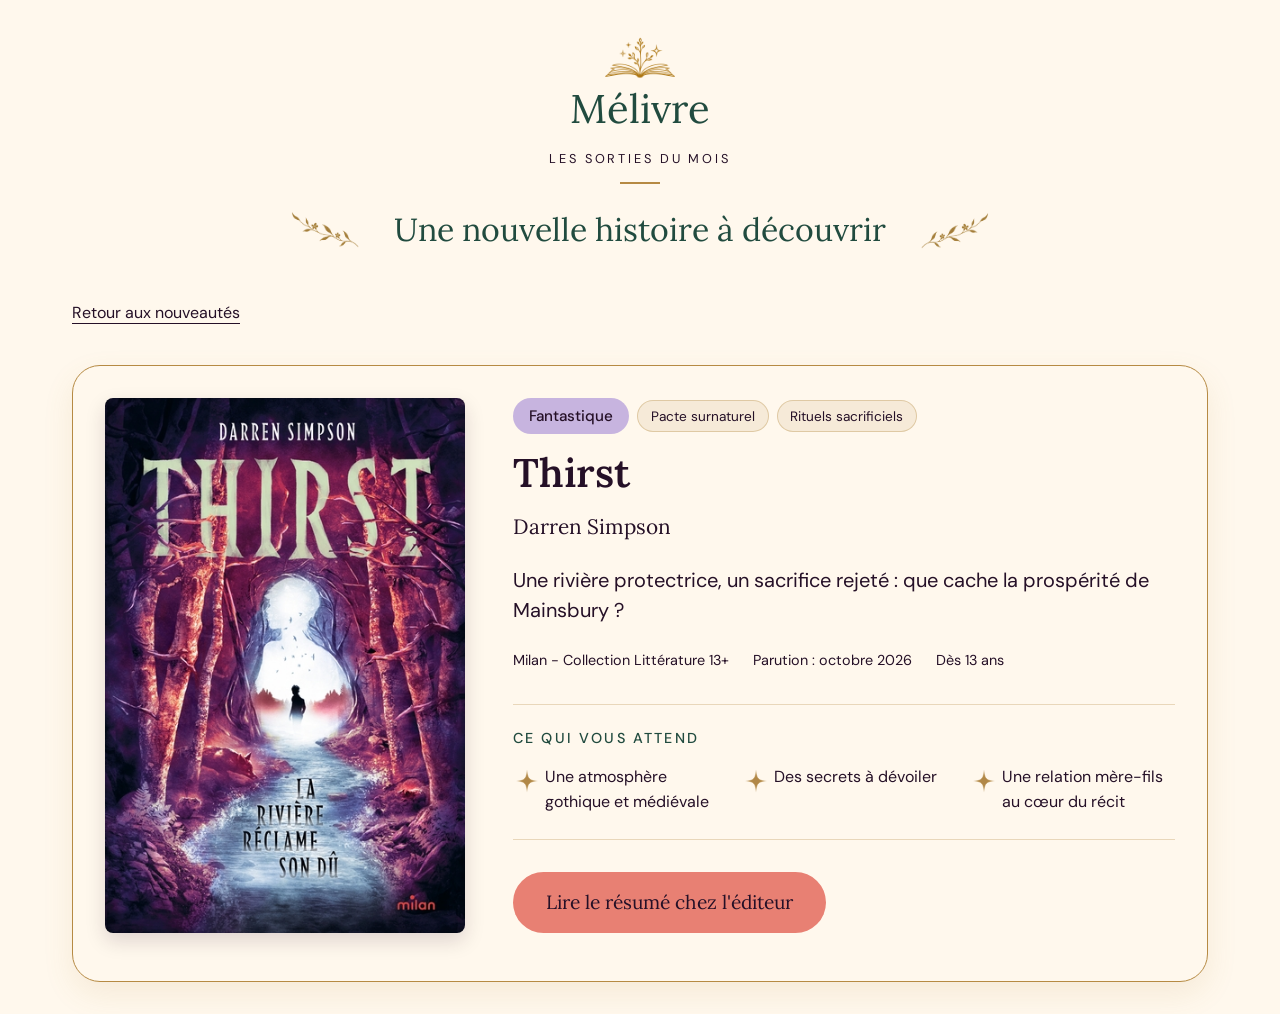
<file: livre-thirst.html>
<!DOCTYPE html>
<html lang="fr">
<head>
  <meta charset="UTF-8">
  <meta name="viewport" content="width=device-width, initial-scale=1">

  <title>Thirst - Mélivre</title>

  <meta
    name="description"
    content="Découvrez Thirst de Darren Simpson sur Mélivre."
  >

  <link
    href="https://fonts.googleapis.com/css2?family=Allura&family=DM+Sans:wght@400;500&family=Lora:wght@400;600&display=swap"
    rel="stylesheet"
  >
  <link rel="stylesheet" href="style.css?v=12">
</head>

<body>
  <!-- En-tête des fiches -->
  <header class="book-page-header">
    <a class="book-page-header__brand" href="./">
      <img
        class="book-page-header__logo"
        src="logo.png"
        alt=""
        width="80"
        height="54"
      >

      <span class="book-page-header__name">
        Mélivre
      </span>
    </a>

    <p class="book-page-header__eyebrow">
      Les sorties du mois
    </p>

    <p class="book-page-header__heading">
      Une nouvelle histoire à découvrir
    </p>
  </header>

  <main class="book-details">
    <a
      class="book-details__back"
      href="./#nouveautes"
    >
      Retour aux nouveautés
    </a>

    <!-- Présentation du livre -->
    <article class="book-details__layout">
      <img
        class="book-details__cover"
        src="couverture-thirst.jpg"
        alt="Couverture de Thirst de Darren Simpson"
      >

      <div class="book-details__content">
        <!-- Genre et tropes du livre -->
        <div class="book-details__tags">
          <p class="book-card__genre">
            Fantastique
          </p>

          <ul class="book-tropes" aria-label="Tropes du livre">
            <li>Pacte surnaturel</li>
            <li>Rituels sacrificiels</li>
          </ul>
        </div>

        <h1 class="book-details__title">
          Thirst
        </h1>

        <p class="book-details__author">
          Darren Simpson
        </p>

        <p class="book-details__hook">
          Une rivière protectrice, un sacrifice rejeté :
          que cache la prospérité de Mainsbury ?
        </p>

        <!-- Édition, date de parution et lectorat -->
        <div class="book-details__metadata">
          <p>Milan - Collection Littérature 13+</p>

          <p>
            Parution :
            <time datetime="2026-10">octobre 2026</time>
          </p>

          <p>Dès 13 ans</p>
        </div>

        <!-- Points de découverte -->
        <h2 class="book-details__highlights-title">
          Ce qui vous attend
        </h2>

        <ul class="book-highlights">
          <li>Une atmosphère gothique et médiévale</li>
          <li>Des secrets à dévoiler</li>
          <li>Une relation mère-fils au cœur du récit</li>
        </ul>

        <!-- Lien vers la présentation de l'éditeur -->
        <p>
          <a
            class="button button--primary"
            href="https://www.editionsmilan.com/livres/99281-thirst/"
          >
            Lire le résumé chez l'éditeur
          </a>
        </p>
      </div>
    </article>
  </main>
</body>
</html>
</file>
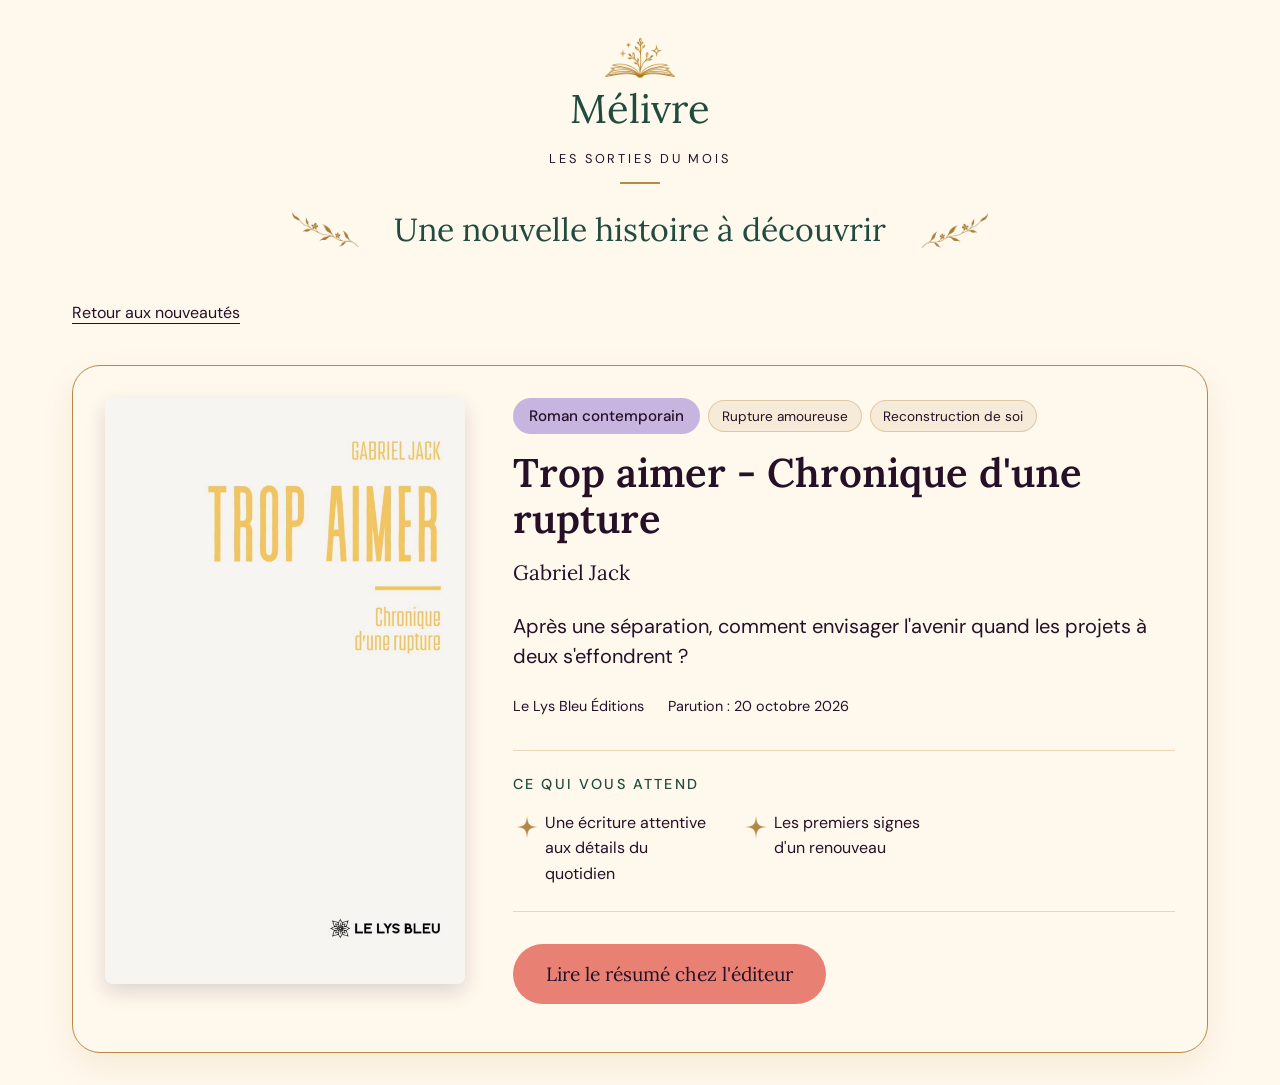
<file: livre-trop-aimer.html>
<!DOCTYPE html>
<html lang="fr">
  <head>
    <meta charset="UTF-8">
    <meta name="viewport" content="width=device-width, initial-scale=1">

    <title>Trop aimer - Chronique d'une rupture - Mélivre</title>

    <meta
      name="description"
      content="Découvrez Trop aimer - Chronique d'une rupture de Gabriel Jack sur Mélivre."
    >

    <link
      href="https://fonts.googleapis.com/css2?family=Allura&family=DM+Sans:wght@400;500&family=Lora:wght@400;600&display=swap"
      rel="stylesheet"
    >
    <link rel="stylesheet" href="style.css?v=12">
  </head>

  <body>
    <!-- En-tête des fiches -->
    <header class="book-page-header">
      <a class="book-page-header__brand" href="./">
        <img
          class="book-page-header__logo"
          src="logo.png"
          alt=""
          width="80"
          height="54"
        >

        <span class="book-page-header__name">
          Mélivre
        </span>
      </a>

      <p class="book-page-header__eyebrow">
        Les sorties du mois
      </p>

      <p class="book-page-header__heading">
        Une nouvelle histoire à découvrir
      </p>
    </header>

    <main class="book-details">
      <a
        class="book-details__back"
        href="./#nouveautes"
      >
        Retour aux nouveautés
      </a>

      <!-- Présentation du livre -->
      <article class="book-details__layout">
        <img
          class="book-details__cover"
          src="couverture-trop-aimer.jpeg"
          alt="Couverture de Trop aimer - Chronique d'une rupture de Gabriel Jack"
        >

        <div class="book-details__content">
          <!-- Genre et tropes du livre -->
        <div class="book-details__tags">
          <p class="book-card__genre">
            Roman contemporain
          </p>

          <ul class="book-tropes" aria-label="Tropes du livre">
            <li>Rupture amoureuse</li>
            <li>Reconstruction de soi</li>
          </ul>
        </div>

          <h1 class="book-details__title">
            Trop aimer - Chronique d'une rupture
          </h1>

          <p class="book-details__author">
            Gabriel Jack
          </p>

          <p class="book-details__hook">
            Après une séparation, comment envisager l'avenir
            quand les projets à deux s'effondrent ?
          </p>

          <!-- Édition, date de parution et lectorat -->
          <div class="book-details__metadata">
            <p>Le Lys Bleu Éditions</p>

            <p>
              Parution :
              <time datetime="2026-10-20">20 octobre 2026</time>
            </p>
          </div>

          <!-- Points de découverte -->
          <h2 class="book-details__highlights-title">
            Ce qui vous attend
          </h2>

          <ul class="book-highlights">
            <li>Une écriture attentive aux détails du quotidien</li>
            <li>Les premiers signes d'un renouveau</li>
          </ul>

          <!-- Lien vers la présentation de l'éditeur -->
          <p>
            <a
              class="button button--primary"
              href="https://www.lysbleueditions.com/litterature/romans/contemporain/trop-aimer-chronique-dune-rupture/"
            >
              Lire le résumé chez l'éditeur
            </a>
          </p>
        </div>
      </article>
    </main>
  </body>
</html>
</file>
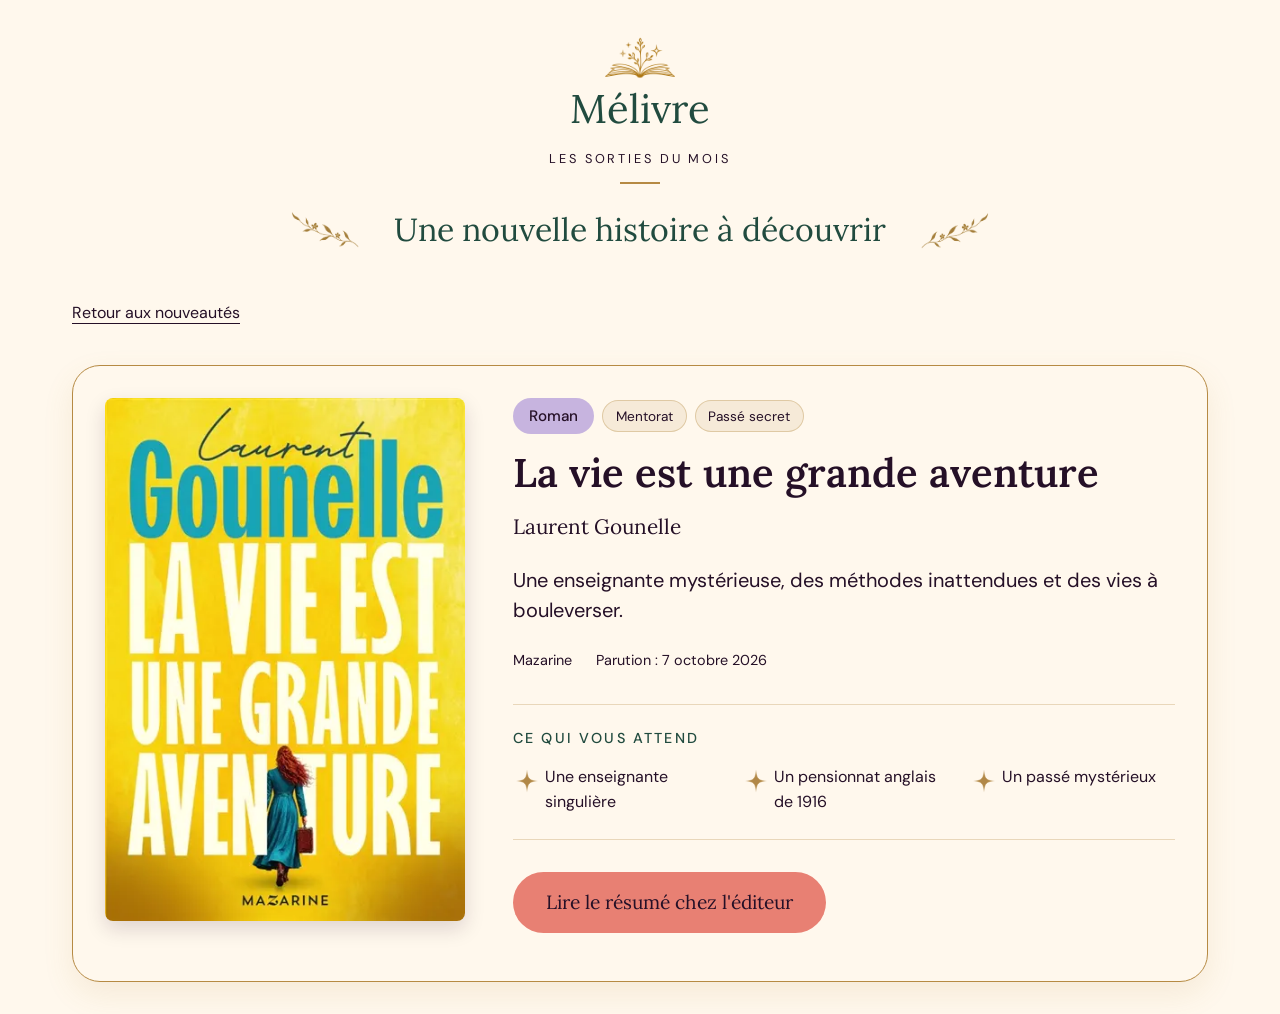
<file: livre-vie-grande-aventure.html>
<!DOCTYPE html>
<html lang="fr">
<head>
  <meta charset="UTF-8">
  <meta name="viewport" content="width=device-width, initial-scale=1">

  <title>La vie est une grande aventure - Mélivre</title>

  <meta
    name="description"
    content="Découvrez La vie est une grande aventure de Laurent Gounelle sur Mélivre."
  >

  <link
    href="https://fonts.googleapis.com/css2?family=Allura&family=DM+Sans:wght@400;500&family=Lora:wght@400;600&display=swap"
    rel="stylesheet"
  >
  <link rel="stylesheet" href="style.css?v=12">
</head>

<body>
  <!-- En-tête des fiches -->
  <header class="book-page-header">
    <a class="book-page-header__brand" href="./">
      <img
        class="book-page-header__logo"
        src="logo.png"
        alt=""
        width="80"
        height="54"
      >

      <span class="book-page-header__name">
        Mélivre
      </span>
    </a>

    <p class="book-page-header__eyebrow">
      Les sorties du mois
    </p>

    <p class="book-page-header__heading">
      Une nouvelle histoire à découvrir
    </p>
  </header>

  <main class="book-details">
    <a
      class="book-details__back"
      href="./#nouveautes"
    >
      Retour aux nouveautés
    </a>

    <!-- Présentation du livre -->
    <article class="book-details__layout">
      <img
        class="book-details__cover"
        src="couverture-vie-grande-aventure.webp"
        alt="Couverture de La vie est une grande aventure de Laurent Gounelle"
      >

      <div class="book-details__content">
        <!-- Genre et tropes du livre -->
        <div class="book-details__tags">
          <p class="book-card__genre">
            Roman
          </p>

          <ul class="book-tropes" aria-label="Tropes du livre">
            <li>Mentorat</li>
            <li>Passé secret</li>
          </ul>
        </div>

        <h1 class="book-details__title">
          La vie est une grande aventure
        </h1>

        <p class="book-details__author">
          Laurent Gounelle
        </p>

        <p class="book-details__hook">
          Une enseignante mystérieuse, des méthodes
          inattendues et des vies à bouleverser.
        </p>

        <!-- Édition, date de parution et lectorat -->
        <div class="book-details__metadata">
          <p>Mazarine</p>

          <p>
            Parution :
            <time datetime="2026-10-07">7 octobre 2026</time>
          </p>
        </div>

        <!-- Points de découverte -->
        <h2 class="book-details__highlights-title">
          Ce qui vous attend
        </h2>

        <ul class="book-highlights">
          <li>Une enseignante singulière</li>
          <li>Un pensionnat anglais de 1916</li>
          <li>Un passé mystérieux</li>
        </ul>

        <!-- Lien vers la présentation de l'éditeur -->
        <p>
          <a
            class="button button--primary"
            href="https://www.fayard.fr/livre/la-vie-est-une-grande-aventure-9782863749029/"
          >
            Lire le résumé chez l'éditeur
          </a>
        </p>
      </div>
    </article>
  </main>
</body>
</html>
</file>
<file: style.css>
/* ==============================
   1. Variables du site
   ============================== */

:root {
  --color-cream: #fff8ed;
  --color-forest: #214b3f;
  --color-coral: #e88073;
  --color-lilac: #c7b4df;
  --color-gold: #b68a43;
   --color-plum: #251027;

  --color-background: var(--color-cream);
  --color-text: var(--color-plum);

  --font-body: "DM Sans", sans-serif;
   --font-heading: "Lora", Georgia, serif;
   --font-handwriting: "Allura", cursive;
  --content-max-width: 1200px;
}

/* ==============================
   2. Base commune
   ============================== */

*,
*::before,
*::after {
  box-sizing: border-box;
}

body {
  margin: 0;
  background-color: var(--color-background);
  color: var(--color-text);
  font-family: var(--font-body);
  font-size: 1rem;
  line-height: 1.6;
   overflow-x: clip;
}

img {
  display: block;
  max-width: 100%;
  height: auto;
}

a {
  color: inherit;
}

/* Respecter les éléments masqués */
[hidden] {
   display: none !important;
}

:focus-visible {
  outline: 3px solid var(--color-gold);
  outline-offset: 5px;
}

/* ==============================
   3. En-tête et navigation
   ============================== */

.site-header {
   display: grid;
   grid-template-columns: auto 1fr auto;
   align-items: center;
   justify-content: space-between;
   gap: 2rem;
   max-width: var(--content-max-width);
   margin: 0 auto;
   padding: 1.5rem 2rem;
   position: relative;
   z-index: 2;
}

.site-brand {
   display: flex;
   align-items: center;
   gap: 1rem;
   text-decoration: none;
}

.site-brand__logo {
   width: 80px;
   flex-shrink:0;
}

.site-brand__text {
   display: flex;
   flex-direction: column;
}

.site-brand__name {
   font-size: 2rem;
   line-height: 1.2;
   font-family: var(--font-heading);
   font-weight: 600;
}

.site-brand__tagline {
   margin-top: 0.15rem;
   color: #8a622b;
   font-family: var(--font-handwriting);
   font-size: 1.5rem;
   line-height: 1.2;
}

.main-nav__list {
   display: flex;
   align-items: center;
   flex-wrap: wrap;
   gap: 1.5rem;
   margin: 0;
   padding: 0;
   list-style: none;
}

.main-nav__link {
   display: inline-block;
   padding-block: 0.5rem;
   text-decoration: none;
   text-underline-offset: 0.35rem;
}

.main-nav__link:hover {
   text-decoration: underline;
}

/* Position du menu dans le header */
.site-header .main-nav {
   justify-self: center;
}

/* Recherche et espace personnel */
.header-actions {
   display: flex;
   align-items: center;
   gap: 1rem;
}

.header-actions__button {
   display: inline-flex;
   align-items: center;
   justify-content: center;
   gap: 0.6rem;
   min-width: 44px;
   min-height: 44px;
   padding: 0.5rem;
   border: 0;
   background: transparent;
   color: inherit;
   font: inherit;
   white-space: nowrap;
   cursor: pointer;
}

.header-actions__button img {
   width: 24px;
   height: 24px;
   flex-shrink: 0;
}

/* Séparateur entre la loupe et le compte */
.header-actions__account {
   padding-left: 1.5rem;
   border-left: 1px solid rgb(37 16 39 / 25%);
}

.header-actions__button:hover {
   background-color: rgb(37 16 39 / 5%);
}

/* ==============================
   4. Présentation de l'accueil
   ============================== */

.hero {
   position: relative;
   isolation: isolate;
   display: grid;
   grid-template-columns: minmax(0, 1fr) minmax(0, 1.15fr);
   align-items: center;
   gap: 2rem;
   max-width: var(--content-max-width);
   margin: 0 auto;
   padding: 2rem 2rem 3rem;
   overflow: visible;
}
/* Fond lilas aux ondulations douces */
.hero::before {
   content: "";
   position: absolute;
   top: -9rem;
   left: 48%;
   bottom: 0;
   right: min(0px, calc((var(--content-max-width) - 100vw) / 2));
   background-image: url("fond-accueil-lilas.svg");
   background-repeat: no-repeat;
   background-size: 100% 100%;
   z-index: -1;
}

.hero__eyebrow {
   margin: 0 0 1rem;
   color: #8a622b;
   font-size: 0.8rem;
   letter-spacing: 0.18em;
   text-transform: uppercase;
}

.hero__title {
   margin: 0;
   font-size: clamp(2.3rem, 4.2vw, 4rem);
   font-weight: 600;
   line-height: 1.08;
   letter-spacing: -0.03em;
   font-family: var(--font-heading);
}

.hero__description {
   max-width: 40ch;
   margin: 1.25rem 0 1.75rem;
   font-size: 1.1rem;
   line-height: 1.5;
}

.hero__actions {
   display: flex;
   align-items: center;
   flex-wrap: wrap;
   gap: 1rem 1.5rem;
}

/* Bouton principal de l'accueil */
.hero__actions .button--primary {
   min-height: 56px;
   padding: 1rem 2rem;
   font-family: var(--font-heading);
   font-size: 1.2rem;
}
   
.hero__explore-link {
   padding-block: 0.75rem;
   text-underline-offset: 0.3rem;
}

.hero__explore-link:hover {
   text-decoration-thickness: 2px;
}

.hero__illustration {
   width: 140%;
   max-width: none;
   align-self: end;
   transform: translateY(calc(4rem + 1.6%));
}

/* ==============================
   5. Boutons
   ============================== */

.button {
   display: inline-flex;
   align-items: center;
   justify-content: center;
   min-height: 48px;
   padding: 0.9rem 1.75rem;
   border: 1px solid transparent;
   border-radius: 999px;
   font: inherit;
   line-height: 1.4;
   text-align: center;
   text-decoration: none;
   cursor: pointer;
}

.button--primary {
   background-color: var(--color-coral);
   color: var(--color-plum);
}

.button--primary:hover {
   background-color: var(--color-plum);
   color: var(--color-cream);
}

/* ==============================
   6. Envies de lecture
   ============================== */

.reading-moods {
   position: relative;
   isolation: isolate;
   overflow: hidden;
   background-color: var(--color-forest);
   color: var(--color-cream);
   z-index: 1;
}

/* Feuillages décoratifs du bandeau */
.reading-moods::before,
.reading-moods::after {
   content: "";
   position: absolute;
   top: 0;
   bottom: 0;
   width: 90px;
   background-repeat: no-repeat;
   background-position: center;
   background-size: contain;
   pointer-events: none;
   z-index: -1;
}

.reading-moods::before {
   left: -20px;
   background-image: url("decoration-feuillage-2.png");
}

.reading-moods::after {
   right: -20px;
   background-image: url("decoration-feuillage.png");
}

.reading-moods__inner {
   display: flex;
   align-items: center;
   justify-content: space-between;
   flex-wrap: wrap;
   gap: 1.5rem;
   max-width: var(--content-max-width);
   margin: 0 auto;
   padding: 1.5rem 2rem;
   background-image:
      url("decoration-etoile.png"),
      url("decoration-etoile.png");
   background-repeat: no-repeat;
   background-position:
      left 12px top 18px,
      right 12px bottom 18px;
   background-size:
      18px 18px,
      14px 14px;
}

.reading-moods__title {
   margin: 0;
   font-family: var(--font-heading);
   font-size: 1.35rem;
   font-weight: 400;
   line-height: 1.3;
}

.reading-moods__list {
   display: flex;
   align-items: center;
   flex-wrap: wrap;
   gap: 0.75rem;
   margin: 0;
   padding: 0;
   list-style: none;
}

.mood-link {
   display: inline-flex;
   align-items: center;
   justify-content: center;
   min-height: 48px;
   padding: 0.75rem 1.25rem;
   border-radius: 999px;
   color: var(--color-plum);
   font-size: 0.95rem;
   text-align: center;
   text-decoration: none;
}

.mood-link:hover {
   text-decoration: underline;
   text-underline-offset: 0.25rem;
}

.mood-link--lilac {
   background-color: var(--color-lilac);
}

.mood-link--coral {
   background-color: var(--color-coral);
}

.mood-link--gold {
   background-color: #f5d58e;
}

.mood-link--cream {
   background-color: var(--color-cream);
}

/* ==============================
   7. Exploration des genres
   ============================== */

.genres {
   max-width: var(--content-max-width);
   margin: 0 auto;
   padding: 2.5rem 2rem;
}

.genres__heading {
   display: flex;
   align-items: center;
   justify-content: space-between;
   gap: 2rem;
   margin-bottom: 1.5rem;
}

.genres__title {
   margin: 0;
   font-family: var(--font-heading);
   font-size: 2rem;
   font-weight: 600;
   line-height: 1.2;
}

.genres__introduction {
   max-width: 35ch;
   margin: 0;
   font-size: 0.95rem;
}

.genres__grid {
   display: grid;
   grid-template-columns: repeat(4, minmax(0, 1fr));
   gap: 1rem;
   margin: 0;
   padding: 0;
   list-style: none;
}

/* Bouton pour déplier les univers */
.genres__toggle {
   display: flex;
   width: fit-content;
   margin: 1.5rem auto 0;
}

.genres__item {
   min-width: 0;
   scroll-margin-top: 2rem;
}

.genre-card {
   position: relative;
   isolation: isolate;
   min-height: 250px;
   height: 100%;
   overflow: hidden;
   border-radius: 0.75rem;
   background-color: var(--color-forest);
   color: var(--color-cream);
}

.genre-card__image {
   position: absolute;
   inset: 0;
   width: 100%;
   height: 100%;
   object-fit: cover;
   z-index: -2;
}

.genre-card::before {
   content: "";
   position: absolute;
   inset: 0;
   background: linear-gradient(
      to bottom,
      rgb(0 0 0 / 65%),
      rgb(0 0 0 / 10%)
   );
   z-index: -1;
}

.genre-card__content {
   padding: 1.5rem;
}

.genre-card__title {
   margin: 0 0 0.5rem;
   font-family: var(--font-heading);
   font-size: 1.75rem;
   font-weight: 400;
   line-height: 1.2;
}

.genre-card__description {
   margin: 0;
   font-size: 0.9rem;
   line-height: 1.5;
}

/* Nouveautés */
.new-releases {
   max-width: var(--content-max-width);
   margin: 0 auto;
   padding: 2.5rem 2rem;
   scroll-margin-top: 2rem;
}

.new-releases__heading {
   display: flex;
   align-items: center;
   justify-content: space-between;
   gap: 2rem;
   margin-bottom: 1.5rem;
}

.new-releases__title {
   margin: 0;
   font-family: var(--font-heading);
   font-size: 2rem;
   font-weight: 600;
   line-height: 1.2;
}

.new-releases__introduction {
   max-width: 35ch;
   margin: 0;
   font-size: 0.95rem;
}

/* Grille des nouveautés */
.new-releases__grid {
   display: grid;
   grid-template-columns: repeat(4, minmax(0, 1fr));
   gap: 1.5rem;
   margin: 0;
   padding: 0;
   list-style: none;
}

.new-releases__item {
   min-width: 0;
}

/* Cartes des livres */
.book-card {
   height: 100%;
}

.book-card__content {
   padding-block: 1rem;
}

.book-card__genre {
   margin: 0 0 0.5rem;
   color: var(--color-forest);
   font-size: 0.85rem;
   font-weight: 500;
}

.book-card__title {
   margin: 0 0 0.5rem;
   font-family: var(--font-heading);
   font-size: 1.25rem;
   font-weight: 600;
   line-height: 1.3;
   min-height: 2.6em;
}

.book-card__author {
   margin: 0 0 0.75rem;
   font-size: 0.95rem;
}

.book-card__release {
   margin: 0;
   font-size: 0.85rem;
}

/* Couvertures des livres */
.book-card__cover {
   width: 100%;
   height: 350px;
   object-fit: contain;
}

/* Liens vers les fiches */
.book-card__link {
   display: block;
   height: 100%;
   text-decoration: none;
}

.book-card__link:hover .book-card__title {
   text-decoration: underline;
   text-underline-offset: 0.2rem;
}

/* Pied de page */
.site-footer {
   margin-top: 2rem;
   border-top: 1px solid var(--color-gold);
   background-color: var(--color-forest);
   color: var(--color-cream);
}

.site-footer__inner {
   display: flex;
   align-items: center;
   justify-content: space-between;
   flex-wrap: wrap;
   gap: 2rem;
   max-width: var(--content-max-width);
   margin: 0 auto;
   padding: 2.5rem 2rem;
}

.site-footer__brand {
   font-family: var(--font-heading);
   font-size: 2rem;
   font-weight: 600;
   text-decoration: none;
}

.site-footer__tagline {
   margin: 0.25rem 0 0;
   color: #f5d58e;
   font-family: var(--font-handwriting);
   font-size: 1.5rem;
   line-height: 1.3;
}

.site-footer__links {
   display: flex;
   flex-wrap: wrap;
   gap: 0.75rem 1.5rem;
   margin: 0;
   padding: 0;
   list-style: none;
}

.site-footer__links a {
   display: inline-block;
   padding-block: 0.75rem;
   text-decoration: none;
   text-underline-offset: 0.3rem;
}

.site-footer__links a:hover {
   text-decoration: underline;
}

/* En-tête des fiches */
.book-page-header {
   padding: 2rem 2rem 0;
   text-align: center;
}

.book-page-header__brand {
   display: inline-flex;
   flex-direction: column;
   align-items: center;
   color: var(--color-forest);
   text-decoration: none;
}

.book-page-header__logo {
   width: 80px;
}

.book-page-header__name {
   font-family: var(--font-heading);
   font-size: 2.5rem;
   line-height: 1.2;
}

.book-page-header__eyebrow {
   margin: 1rem 0;
   font-size: 0.8rem;
   letter-spacing: 0.18rem;
   text-transform: uppercase;
}

/* Trait décoratif sous le sous-titre */
.book-page-header__eyebrow::after {
   content: "";
   display: block;
   width: 40px;
   height: 2px;
   margin: 0.75rem auto 0;
   background-color: var(--color-gold);
}

.book-page-header__heading {
   display: flex;
   align-items: center;
   justify-content: center;
   gap: 1.5rem;
   margin: 0;
   color: var(--color-forest);
   font-family: var(--font-heading);
   font-size: 2rem;
   line-height: 1.3;
}

/* Branches fleuries décoratives */
.book-page-header__heading::before,
.book-page-header__heading::after {
   content: "";
   width: 90px;
   height: 60px;
   flex-shrink: 0;
   background: url("fiche-branche-doree-v2.png") center / contain no-repeat;
}

.book-page-header__heading::after {
   transform: scaleX(-1);
}

/* Fiches des livres */
.book-details {
   max-width: var(--content-max-width);
   margin: 0 auto;
   padding: 2rem;
}

.book-details__back {
   display: inline-block;
   margin-bottom: 2rem;
   padding-block: 0.5rem;
   text-underline-offset: 0.3rem;
}

.book-details__layout {
   display: grid;
   grid-template-columns: 360px minmax(0, 1fr);
   align-items: start;
   gap: 3rem;
   padding: 2rem;
   border: 1px solid var(--color-gold);
   border-radius: 1.75rem;
   box-shadow: 0 12px 30px rgb(182 138 67 / 12%);
}

.book-details__cover {
   width: 100%;
   border-radius: 0.5rem;
   box-shadow: 0 8px 20px rgb(37 16 39 / 15%);
}

.book-details__content {
   min-width: 0;
   max-width: 65ch;
}

.book-details__title {
   margin: 0 0 1rem;
   font-family: var(--font-heading);
   font-size: 2.5rem;
   font-weight: 600;
   line-height: 1.15;
}

.book-details__author {
   margin: 0 0 1.5rem;
   font-family: var(--font-heading);
   font-size: 1.3rem;
   line-height: 1.4;
}

/* Informations d'édition et lectorat */
.book-details__metadata {
   display: flex;
   flex-wrap: wrap;
   gap: 0.5rem 1.5rem;
   margin: 0 0 1.5rem;
   font-size: 0.9rem;
}

.book-details__metadata p {
   margin: 0;
}
/* Phrase d'accroche du livre */
.book-details__hook {
   margin: 1rem 0 1.5rem;
   font-size: 1.25rem;
   line-height: 1.5;
}

.book-details__content h2 {
   margin: 2rem 0 1rem;
   padding-top: 1.5rem;
   border-top: 1px solid rgb(182 138 67 / 30%);
   color: var(--color-forest);
   font-family: var(--font-heading);
   font-size: 1.5rem;
   line-height: 1.3;
}

/* Genre affiché dans les fiches */
.book-details__content .book-card__genre {
   display: inline-block;
   margin-bottom: 1rem;
   padding: 0.35rem 1rem;
   border-radius: 999px;
   background-color: var(--color-lilac);
   color: var(--color-plum);
   font-size: 0.95rem;
}

/* Titre des points forts */
.book-details__content .book-details__highlights-title {
   font-family: var(--font-body);
   font-size: 0.9rem;
   font-weight: 500;
   letter-spacing: 0.15em;
   text-transform: uppercase;
}

/* Points forts du livre */
.book-highlights {
   display: grid;
   grid-template-columns: repeat(3, minmax(0, 1fr));
   gap: 1.5rem;
   margin: 0 0 2rem;
   padding: 0;
   padding-bottom: 1.5rem;
   border-bottom: 1px solid rgb(182 138 67 / 30%);
   list-style: none;
}

.book-highlights li {
   position: relative;
   padding-left: 2rem;
}

.book-highlights li::before {
   content: "";
   position: absolute;
   top: 0.2rem;
   left: 0;
   width: 28px;
   height: 28px;
   background: url("fiche-etoile-doree-v2.png") center / contain no-repeat;
}

/* Informations sur les contenus sensibles */
.book-details__notice {
   display: inline-flex;
   align-items: center;
   gap: 0.65rem;
   margin: 0 0 1rem;
   padding: 0.5rem 1rem;
   border-radius: 999px;
   background-color: rgb(182 138 67 / 12%);
   font-size: 0.9rem;
}

/* Icône devant la mention */
.book-details__notice::before {
   content: "";
   width: 24px;
   height: 24px;
   flex-shrink: 0;
   background: url("fiche-avertissement.png?v=2") center / contain no-repeat;
}

/* Bouton principal des fiches */
.book-details__content .button--primary {
   min-height: 56px;
   padding: 1rem 2rem;
   font-family: var(--font-heading);
   font-size: 1.2rem;
}

/* Genre et tropes des fiches */
.book-details__tags {
   display: flex;
   flex-wrap: wrap;
   align-items: center;
   gap: 0.5rem;
   margin-bottom: 1rem;
}

.book-details__tags .book-card__genre {
   margin: 0;
}

.book-tropes {
   display: flex;
   flex-wrap: wrap;
   gap: 0.5rem;
   margin: 0;
   padding: 0;
   list-style: none;
}

.book-tropes li {
   padding: 0.35rem 0.8rem;
   border: 1px solid rgb(182 138 67 / 35%);
   border-radius: 999px;
   background-color: rgb(182 138 67 / 12%);
   color: var(--color-plum);
   font-size: 0.85rem;
   line-height: 1.4;
}
</file>
